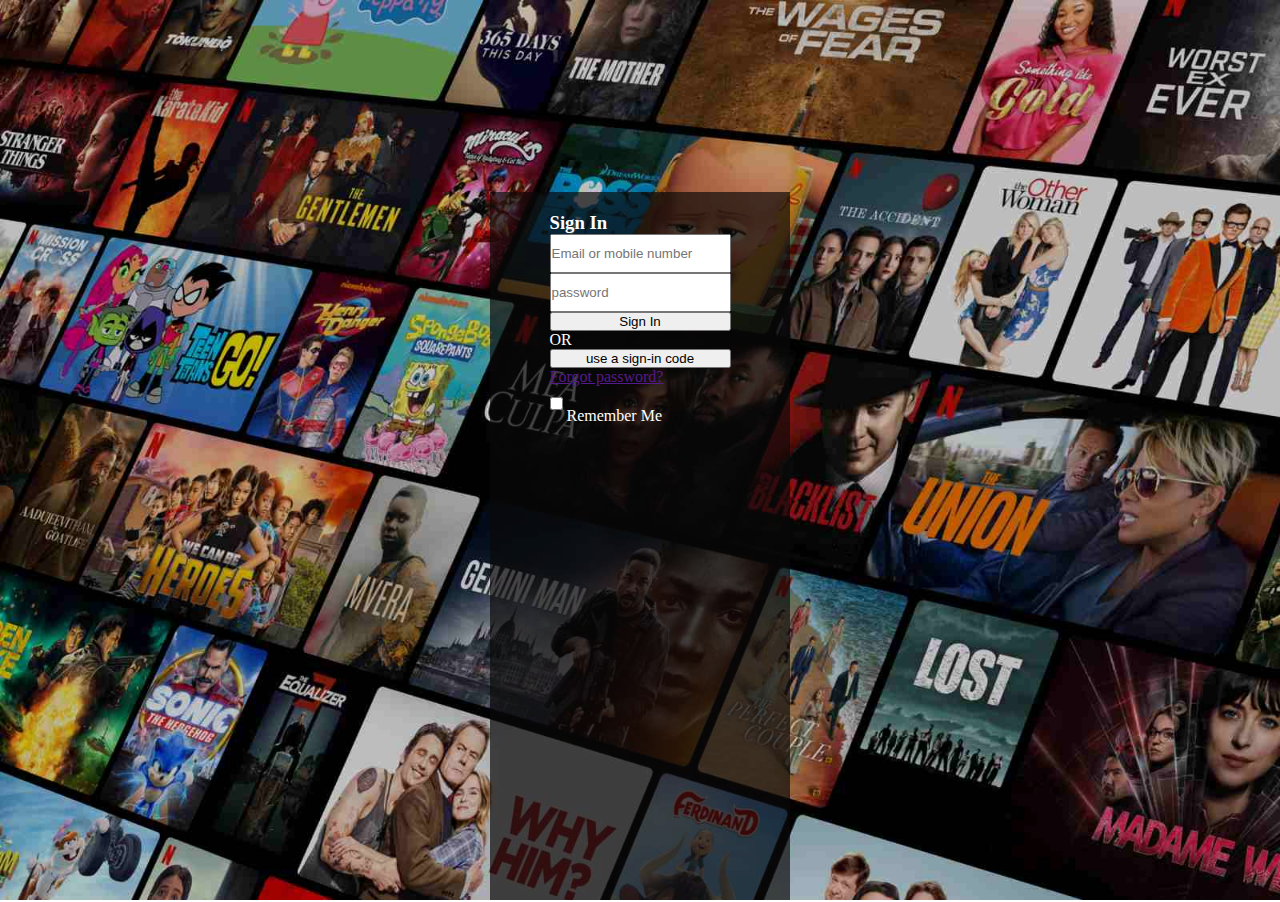
<file: index.html>
<!DOCTYPE html>
<html lang="en">
  <head>
    <meta charset="UTF-8" />
    <meta name="viewport" content="width=device-width, initial-scale=1.0" />
    <title>Document</title>
    <link rel="stylesheet" href="./css/style.css" />
  </head>
  <body>
    <div class="container">
      <div class="login-form">
        <form action="" class="frm">
          <h3>Sign In</h3>
          <input type="text" placeholder="Email or mobile number" />
          <input type="password" placeholder="password" />
          <button>Sign In</button>
          <p>OR</p>
          <button>use a sign-in code</button>
          <a href="">Forgot password?</a>
          <label for="remember-me">
            <input type="checkbox" id="remember-me" />
            Remember Me
          </label>
        </form>
      </div>
    </div>
  </body>
</html>
</file>
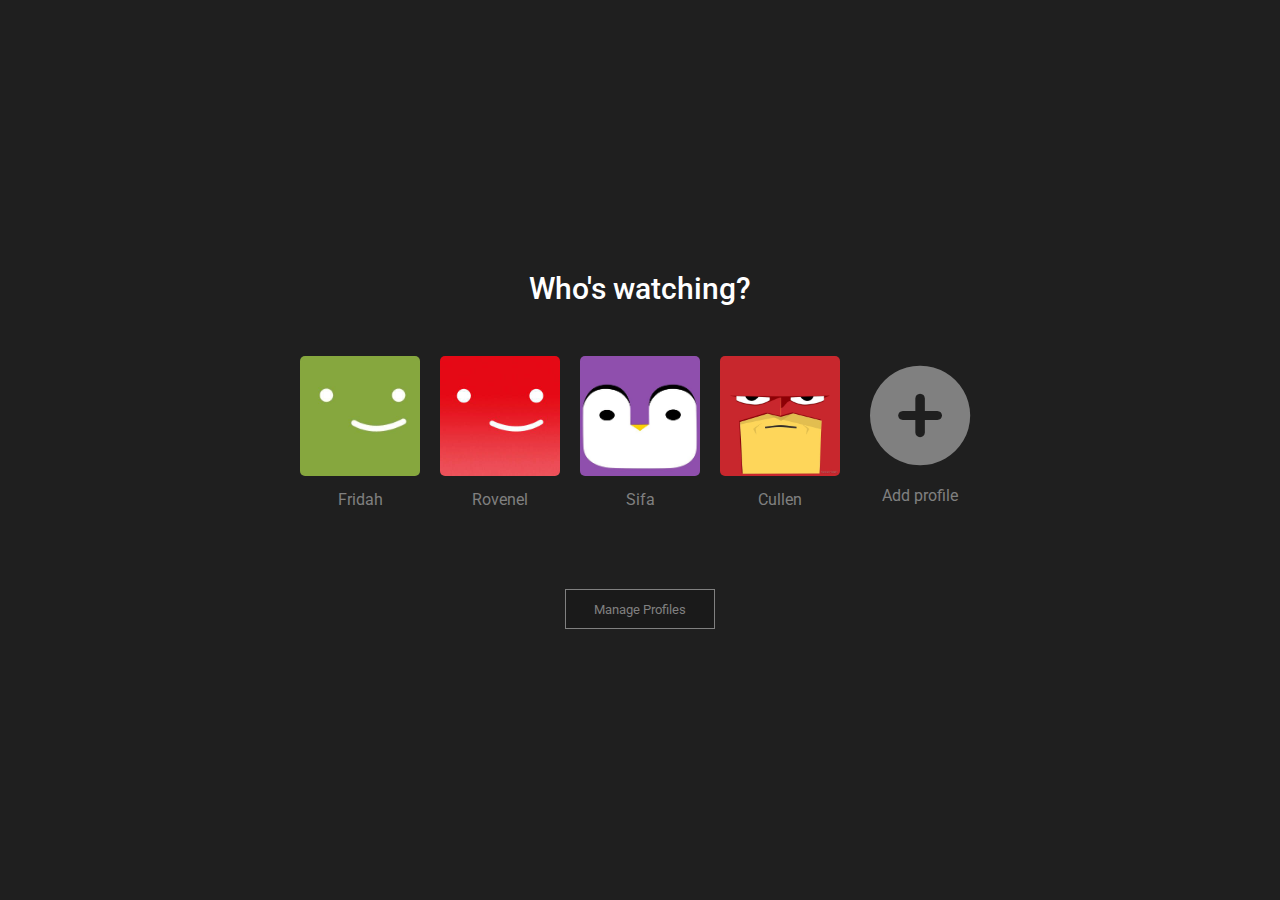
<file: profile.html>
<!DOCTYPE html>
<html lang="en">
<head>
    <meta charset="UTF-8">
    <meta name="viewport" content="width=device-width, initial-scale=1.0">
    <title>Document</title>
    <link rel="stylesheet" href="https://cdnjs.cloudflare.com/ajax/libs/font-awesome/6.0.0-beta3/css/all.min.css">
    <link rel="stylesheet" href="profile.css">
    <link href="https://fonts.googleapis.com/css2?family=Roboto:wght@400;700&display=swap" rel="stylesheet">
<body>
    <div class="container">
        <h2>Who's watching?</h2>
        <div class="profile-container">
            <div class="profile-details">
                <img src="images/image1.jpeg" alt="profile1">
                <p>Fridah</p>
            </div>
            <div class="profile-details">
                <img src="images/image2.jpeg" alt="">
                <p>Rovenel</p>
            </div>
            <div class="profile-details">
                <img src="images/image3.jpeg" alt="">
                <p>Sifa</p>
            </div>
            <div class="profile-details">
                <img src="images/image4.jpeg" alt="">
                <p>Cullen</p>
            </div>
            <div class="profile-details" id="add-profile">
                <i class="fa-solid fa-circle-plus"></i>
                <p>Add profile</p>
            </div>
        </div>
        <button id="manage-profiles-btn">
            Manage Profiles
        </button>
    </div>    
</body>
</html>
</file>
<file: css/style.css>
*{
    margin: 0;
    padding: 0;
}
.container{
  height: 100vh;
    background-image: url("../images/netlix login.jpg"); 
    background-size: cover; 
    display: flex;
    justify-content: center;
}
.login-form{
    display: flex;
    justify-content: center;
    width: 300px;
    background-color: rgba(10, 9, 9, 0.678);
    /* height:fit-content ;  */
    padding-top: 20px; 
    padding-bottom: 20px; 
    margin-top: 15%;
    color: #ffffff;
    text
    
}

.frm{
    display: flex;
    flex-direction: column;
    
}
img.logo{
    width: 250px;
    height: "auto" ;
    position: absolute;
    right: 0px;
}

.nav{
    position: relative;
}
form input{
    height: 35px ;
}
</file>
<file: profile.css>
*{
   margin: 0;
   padding: 0;
   box-sizing: border-box;
}
.container{
   display: flex;
   flex-direction: column;
   justify-content: center;
   align-items: center;
   background: rgba(3, 3, 3, 0.89);
   height: 100vh;
}
.container h2{
   color: white;
   font-size: 30px;
   font-weight: 500;
   margin-bottom: 50px;
   font-family: Netflix Sans,Helvetica Neue,Segoe UI,Roboto,Ubuntu,sans-serif;
}
.profile-container{
   display: flex;
   gap: 20px;
   margin-bottom: 80px;
}
.profile-details{
   cursor: pointer;
}
.profile-details img{
   height: 120px;
   width: 120px;
   border-radius: 5px;
}
.profile-details p{
   color: gray;
   text-align: center;
   margin-top: 10px;
   font-family: Netflix Sans,Helvetica Neue,Segoe UI,Roboto,Ubuntu,sans-serif;
}
.profile-details i{
   font-size: 100px;
   color: gray;
   padding: 10px;
   border-radius: 5px;
}
.profile-details:hover img{
   border: 2px solid white;
}
.profile-details:hover p{
   color: white;
}
#add-profile:hover i{
   background: rgb(227, 225, 225);
   border: none;
}
.container button{
   background: rgba(3, 3, 3, 0.174);
   border: 1px solid  gray;
   color: gray;
   height: 40px;
   width: 150px;
   padding: 5px 15px;
   cursor: pointer;
   font-family: Netflix Sans,Helvetica Neue,Segoe UI,Roboto,Ubuntu,sans-serif;
   font-size: 13px;
}
.container button:hover{
   border: 1px solid white;
   color: white;
}
</file>
